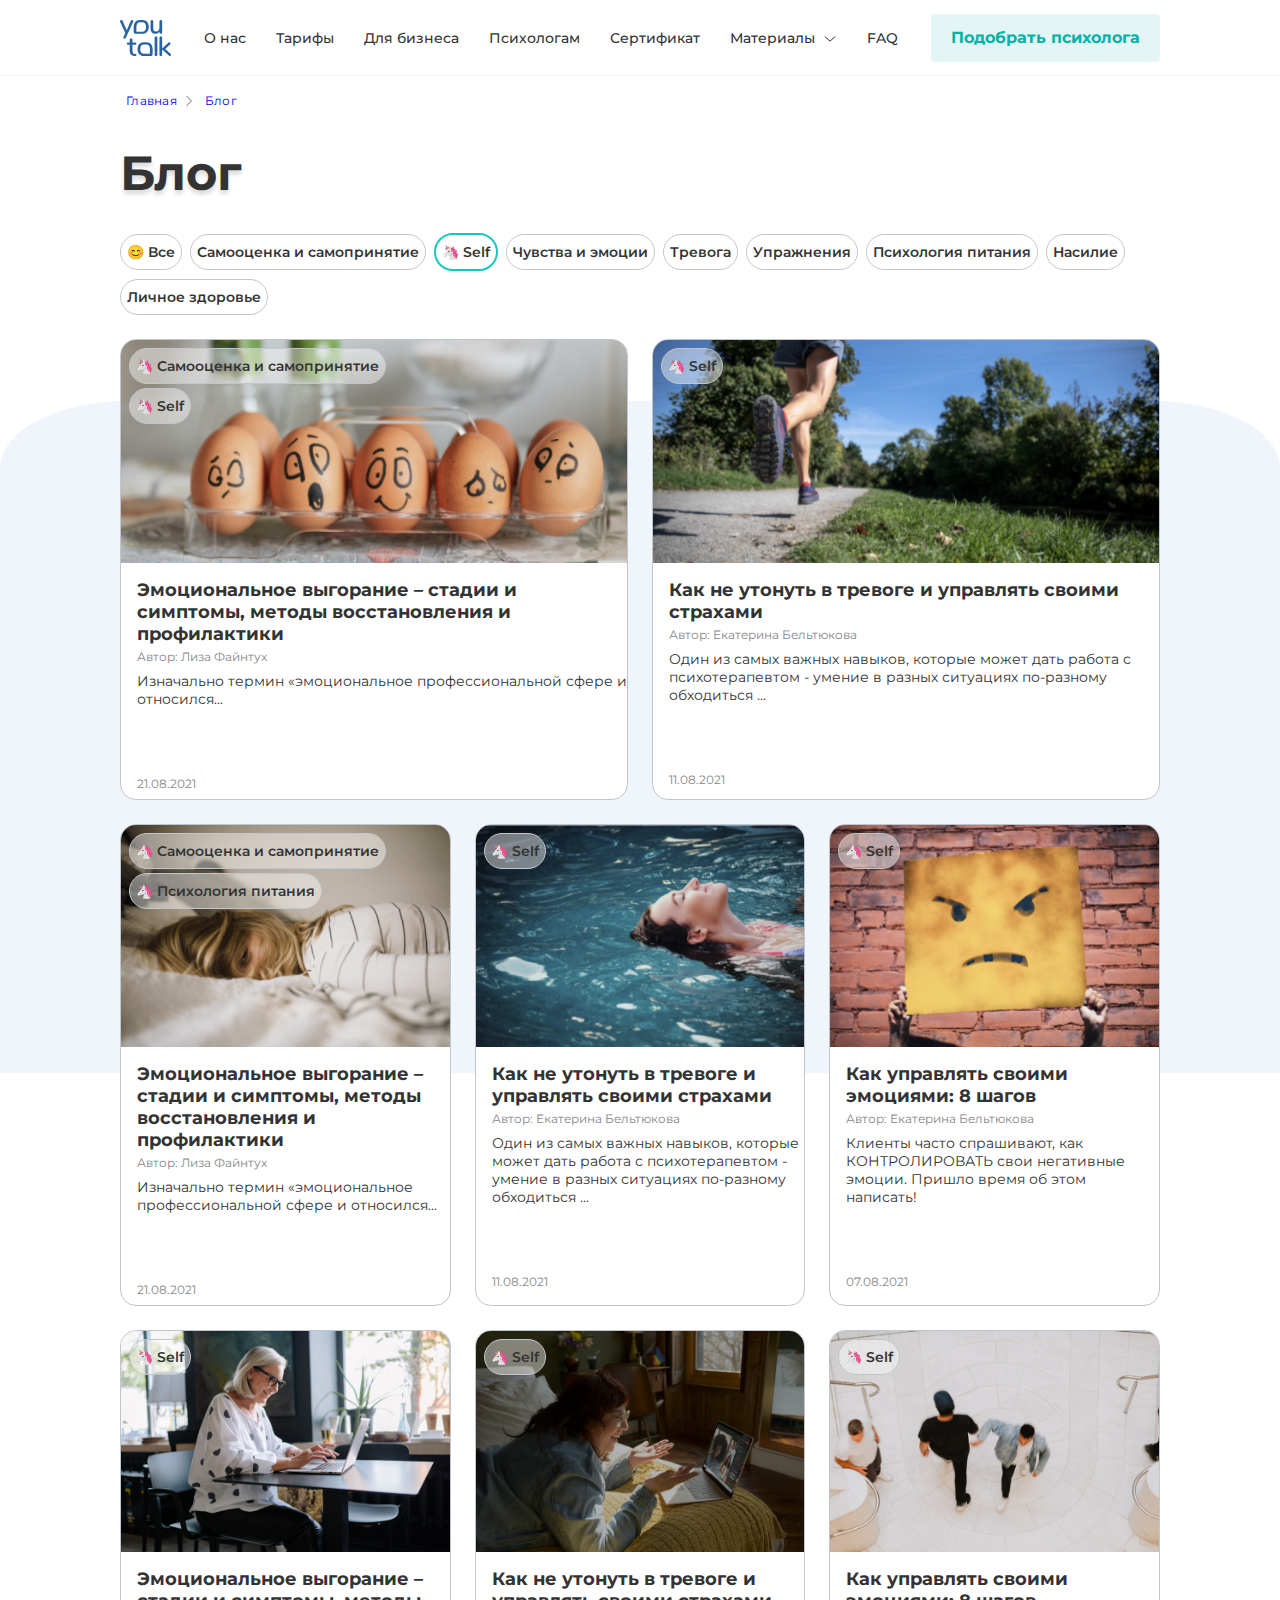
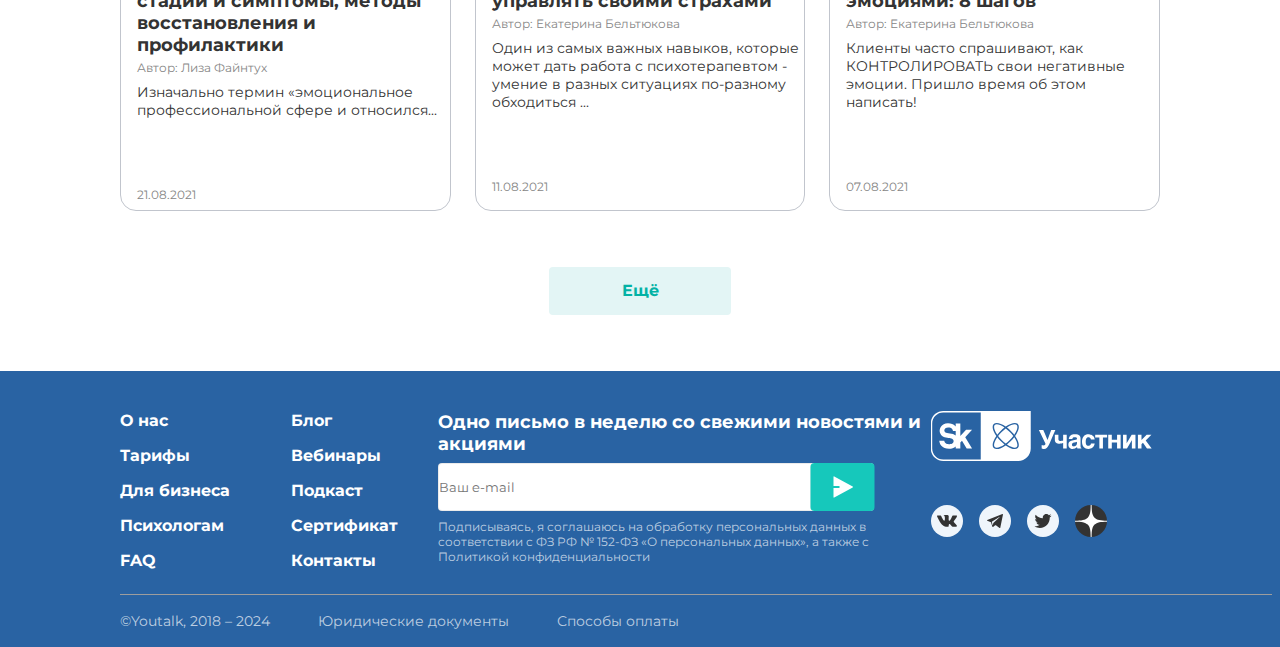
<file: index.html>
<!DOCTYPE html>
<html lang="ru">
    <head>
        <meta charset="UTF-8">
        <meta name="viewport" content="width=device-width, initial-scale=1" />
        <meta content="true" name="HandheldFriendly" />
        <meta content="width" name="MobileOptimized" />
        <meta content="yes" name="apple-mobile-web-app-capable" />
        <link rel="stylesheet" href="stylesheet/style.css" />
        <title>Youtalk - Blog</title>        
    </head>
    <body>
        <header class="header">
            <img class="header__logo" src="images/logo.svg" alt="логотип" />
            <nav class="header__nav">
                <ul class="header__list">
                    <li class="header__item">
                        <a class="header__link" href="#">О нас</a>
                    </li>
                    <li class="header__item">
                        <a class="header__link" href="#">Тарифы</a>
                    </li>
                    <li class="header__item">
                        <a class="header__link" href="#">Для бизнеса</a>
                    </li>
                    <li class="header__item">
                        <a class="header__link" href="#">Психологам</a>
                    </li>
                    <li class="header__item">
                        <a class="header__link" href="#">Сертификат</a>
                    </li>
                    <li class="header__item">
                        <a class="header__link" href="#">Материалы <img class="header__arrow" src="images/arrow_header-nav.svg" alt="список" /></a>
                    </li>
                    <li class="header__item">
                        <a class="header__link" href="#">FAQ</a>
                    </li>
                </ul>
            </nav>
            <button type="button" class="header__button">
                Подобрать психолога
            </button>
            <button type="button" class="header__button_burger-menu">
                <img src="images/burger_btn.svg" alt="меню" />
            </button>                       
        </header>

        <main class="main">
            <ul class="main__breadcrumbs">
                <li class="breadcrumbs__item"><a href="#">Главная</a></li>
                <li class="breadcrumbs__item"><img class="breadcrumbs__item_img" src="images/Arrow_main-nav.svg" /></li>
                <li class="breadcrumbs__item"><a href="#">Блог</a></li>
            </ul>
            <h1 class="main__head">
                Блог
            </h1>
            <ul class="main__menu">
                <li class="main__section-menu-item"><a href="#">&#128522; Все</a></li>
                <li class="main__section-menu-item"><a href="#">Самооценка и самопринятие</a></li>
                <li class="main__section-menu-item"><a href="#">&#129412; Self</a></li>
                <li class="main__section-menu-item"><a href="#">Чувства и эмоции</a></li>
                <li class="main__section-menu-item"><a href="#">Тревога</a></li>
                <li class="main__section-menu-item"><a href="#">Упражнения</a></li>
                <li class="main__section-menu-item"><a href="#">Психология питания</a></li>
                <li class="main__section-menu-item"><a href="#">Насилие</a></li>
                <li class="main__section-menu-item"><a href="#">Личное здоровье</a></li>
            </ul>
            <div class="main__background"></div>
            <section class="section-big-card">
                <article class="blog__article">
                    <a href="#">
                        <img class="blog__article-img" src="images/eggs.png" alt="Article" />
                        <ul class="blog__article-label">
                            <li class="blog__article-item">&#129412; Самооценка и самопринятие</li>
                            <li class="blog__article-item">&#129412; Self</li>
                        </ul>
                        <h2>Эмоциональное выгорание – стадии и симптомы, методы восстановления и профилактики</h2>
                        <p>Автор: Лиза Файнтух</p>
                        <p id="blog__article-text">Изначально термин «эмоциональное профессиональной сфере и относился...</p>
                        <p>21.08.2021</p>
                    </a>
                </article>
                <article class="blog__article">
                    <a href="#">
                        <img class="blog__article-img" src="images/runer.png" alt="Article" />
                        <ul class="blog__article-label">
                            <li class="blog__article-item">&#129412; Self</li>
                        </ul>
                        <h2>Как не утонуть в тревоге и управлять своими страхами</h2>
                        <p>Автор: Екатерина Бельтюкова</p>
                        <p id="blog__article-text">Один из самых важных навыков, которые может дать работа с психотерапевтом - умение в разных ситуациях по-разному обходиться ...</p>
                        <p>11.08.2021</p>
                    </a>
                </article>
            </section>
            <section class="main__blog">
                <article class="blog__article">
                    <a href="#">
                        <img class="blog__article-img" src="images/girl.png" alt="Article" />
                        <ul class="blog__article-label">
                            <li class="blog__article-item">&#129412; Самооценка и самопринятие</li>
                            <li class="blog__article-item">&#129412; Психология питания</li>
                        </ul>
                        <h2>Эмоциональное выгорание – стадии и симптомы, методы восстановления и профилактики</h2>
                        <p>Автор: Лиза Файнтух</p>
                        <p id="blog__article-text">Изначально термин «эмоциональное профессиональной сфере и относился...</p>
                        <p>21.08.2021</p>
                    </a>
                </article>
                <article class="blog__article">
                    <a href="#">
                        <img class="blog__article-img" src="images/swim-girl.png" alt="Article" />
                        <ul class="blog__article-label">
                            <li class="blog__article-item">&#129412; Self</li>                            
                        </ul>
                        <h2>Как не утонуть в тревоге и управлять своими страхами</h2>
                        <p>Автор: Екатерина Бельтюкова</p>
                        <p id="blog__article-text">Один из самых важных навыков, которые может дать работа с психотерапевтом - умение в разных ситуациях по-разному обходиться ...</p>
                        <p>11.08.2021</p>
                    </a>
                </article>
                <article class="blog__article">
                    <a href="#">
                        <img class="blog__article-img" src="images/angry.png" alt="Article" />
                        <ul class="blog__article-label">
                            <li class="blog__article-item">&#129412; Self</li>                            
                        </ul>
                        <h2>Как управлять своими эмоциями: 8 шагов</h2>
                        <p>Автор: Екатерина Бельтюкова</p>
                        <p id="blog__article-text">Клиенты часто спрашивают, как КОНТРОЛИРОВАТЬ свои негативные эмоции. Пришло время об этом написать!</p>
                        <p>07.08.2021</p>
                    </a>
                </article>
                <article class="blog__article">
                    <a href="#">
                        <img class="blog__article-img" src="images/work.png" alt="Article" />
                        <ul class="blog__article-label">
                            <li class="blog__article-item">&#129412; Self</li>                            
                        </ul>
                        <h2>Эмоциональное выгорание – стадии и симптомы, методы восстановления и профилактики</h2>
                        <p>Автор: Лиза Файнтух</p>
                        <p id="blog__article-text">Изначально термин «эмоциональное профессиональной сфере и относился...</p>
                        <p>21.08.2021</p>
                    </a>
                </article>
                <article class="blog__article">
                    <a href="#">
                        <img class="blog__article-img" src="images/call.png" alt="Article" />
                        <ul class="blog__article-label">
                            <li class="blog__article-item">&#129412; Self</li>                            
                        </ul>
                        <h2>Как не утонуть в тревоге и управлять своими страхами</h2>
                        <p>Автор: Екатерина Бельтюкова</p>
                        <p id="blog__article-text">Один из самых важных навыков, которые может дать работа с психотерапевтом - умение в разных ситуациях по-разному обходиться ...</p>
                        <p>11.08.2021</p>
                    </a>
                </article>
                <article class="blog__article">
                    <a href="#">
                        <img class="blog__article-img" src="images/walk.png" alt="Article" />
                        <ul class="blog__article-label">
                            <li class="blog__article-item">&#129412; Self</li>                            
                        </ul>
                        <h2>Как управлять своими эмоциями: 8 шагов</h2>
                        <p>Автор: Екатерина Бельтюкова</p>
                        <p id="blog__article-text">Клиенты часто спрашивают, как КОНТРОЛИРОВАТЬ свои негативные эмоции. Пришло время об этом написать!</p>
                        <p>07.08.2021</p>
                    </a>
                </article>
            </section>
            <button type="button" class="main__button">
                Ещё
            </button>
        </main>

        <footer class="footer">
            <ul class="footer__list">
                <li class="footer__list-item"><a href="#">О нас</a></li>
                <li class="footer__list-item"><a href="#">Блог</a></li>
                <li class="footer__list-item"><a href="#">Тарифы</a></li>
                <li class="footer__list-item"><a href="#">Вебинары</a></li>
                <li class="footer__list-item"><a href="#">Для бизнеса</a></li>
                <li class="footer__list-item"><a href="#">Подкаст</a></li>
                <li class="footer__list-item"><a href="#">Психологам</a></li>
                <li class="footer__list-item"><a href="#">Сертификат</a></li>
                <li class="footer__list-item"><a href="#">FAQ</a></li>                    
                <li class="footer__list-item"><a href="#">Контакты</a></li>
            </ul>
            <form class="footer__subscribe-form">
                <h2 class="footer__subscribe-head">Одно письмо в неделю со свежими новостями и акциями</h2>
                <div class="footer__form">
                    <input class="footer__input-email" type="email" placeholder="Ваш e-mail" />
                    <button type="button" class="footer__subscribe-btn">
                        <img src="images/footer-btn.svg" alt="подписаться" />
                    </button>
                </div>
                <p class="footer__form-policy">
                    Подписываясь, я соглашаюсь на обработку персональных данных в соответствии с ФЗ РФ № 152-ФЗ «О персональных данных», а также с Политикой конфиденциальности
                </p>
            </form>
            <div class="footer__social">
                <div class="footer__sk-img">
                    <a class="footer__sk-img__link" href="https://sk.ru/" target="_blank"><img src="images/sk.svg" alt="участник Sk"></a>                    
                </div>
                <ul class="footer__social__list">
                    <li>
                        <a class="footer__social__link" href="https://vk.com/" target="_blank"><img src="images/vk.svg" alt="ВКонтакте"></a>
                    </li>
                    <li>
                        <a class="footer__social__link" href="https://web.telegram.org/" target="_blank"><img src="images/tg.svg" alt="Telegram"></a>
                    </li>
                    <li>
                        <a class="footer__social__link" href="https://twitter.com/" target="_blank"><img src="images/x.svg" alt="X"></a>
                    </li>
                    <li>
                        <a class="footer__social__link" href="https://dzen.ru/" target="_blank"><img src="images/dzen.svg" alt="Дзен"></a>
                    </li>
                </ul>
            </div>
            <ul class="footer__copyright-list">
                <li class="footer__copyright-item">&#169;Youtalk, 2018 – 2024</li>
                <li class="footer__copyright-item"><a href="#">Юридические документы</a></li>
                <li class="footer__copyright-item"><a href="#">Способы оплаты</a></li>
            </ul>
        </footer>
    </body>
</html>
</file>
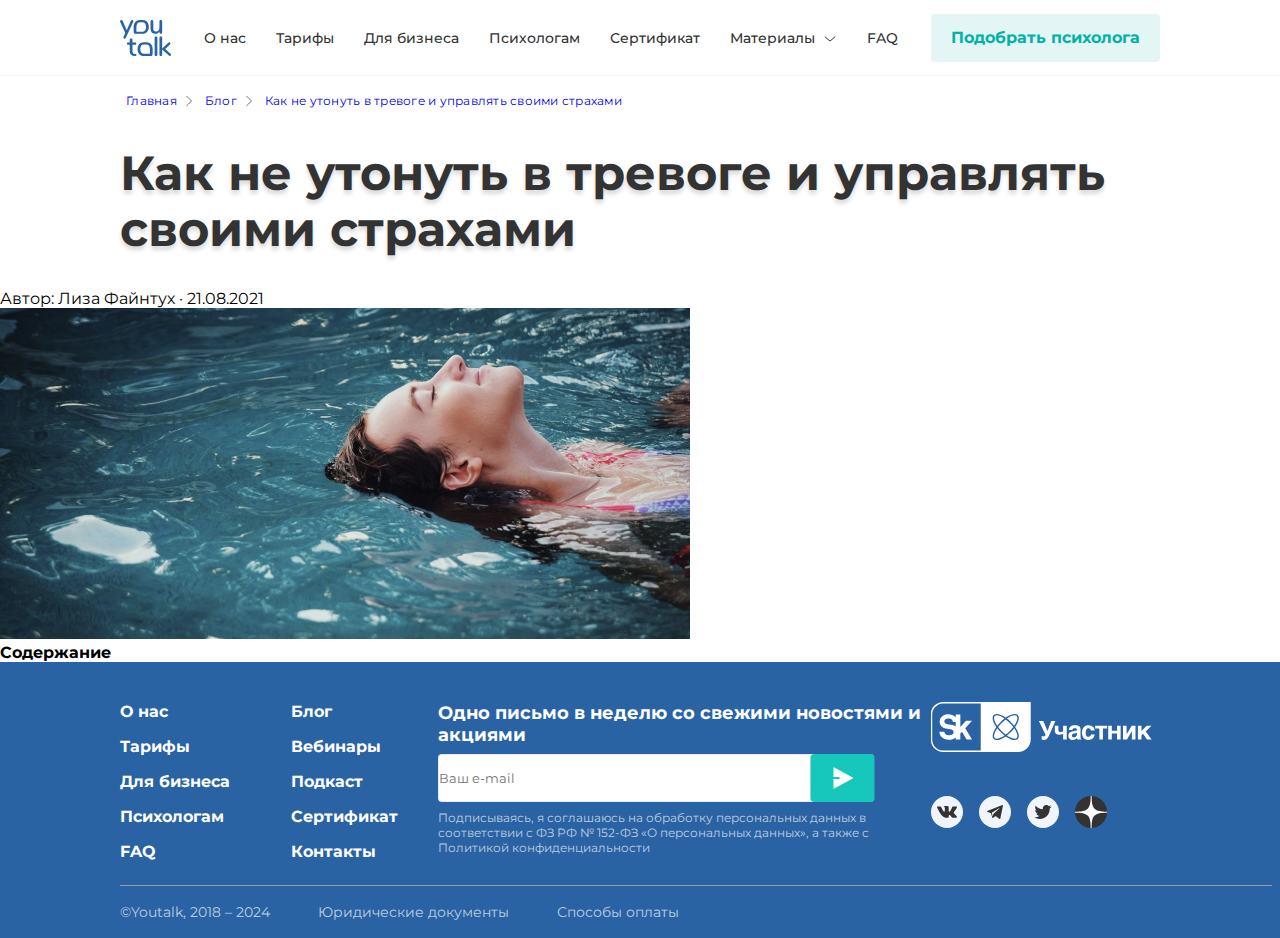
<file: article.html>
<!DOCTYPE html>
<html lang="ru">
    <head>
        <meta charset="UTF-8">
        <meta name="viewport" content="width=device-width, initial-scale=1" />
        <meta content="true" name="HandheldFriendly" />
        <meta content="width" name="MobileOptimized" />
        <meta content="yes" name="apple-mobile-web-app-capable" />
        <link rel="stylesheet" href="stylesheet/style.css" />
        <title>Youtalk - Article</title>        
    </head>
    <body>
        <header class="header">
            <img class="header__logo" src="images/logo.svg" alt="логотип" />
            <nav class="header__nav">
                <ul class="header__list">
                    <li class="header__item">
                        <a class="header__link" href="#">О нас</a>
                    </li>
                    <li class="header__item">
                        <a class="header__link" href="#">Тарифы</a>
                    </li>
                    <li class="header__item">
                        <a class="header__link" href="#">Для бизнеса</a>
                    </li>
                    <li class="header__item">
                        <a class="header__link" href="#">Психологам</a>
                    </li>
                    <li class="header__item">
                        <a class="header__link" href="#">Сертификат</a>
                    </li>
                    <li class="header__item">
                        <a class="header__link" href="#">Материалы <img class="header__arrow" src="images/arrow_header-nav.svg" alt="список" /></a>
                    </li>
                    <li class="header__item">
                        <a class="header__link" href="#">FAQ</a>
                    </li>
                </ul>
            </nav>
            <button type="button" class="header__button">
                Подобрать психолога
            </button>
            <button type="button" class="header__button_burger-menu">
                <img src="images/burger_btn.svg" alt="меню" />
            </button>                       
        </header>
        <main>
            <ul class="main__breadcrumbs">
                <li class="breadcrumbs__item"><a href="#">Главная</a></li>
                <li class="breadcrumbs__item"><img class="breadcrumbs__item_img" src="images/Arrow_main-nav.svg" /></li>
                <li class="breadcrumbs__item"><a href="#">Блог</a></li>
                <li class="breadcrumbs__item"><img class="breadcrumbs__item_img" src="images/Arrow_main-nav.svg" /></li>
                <li class="breadcrumbs__item"><a href="#">Как не утонуть в тревоге и управлять своими страхами</a></li>
            </ul>
            <h1 class="main__head">
                Как не утонуть в тревоге и управлять своими страхами
            </h1>
            <p>Автор: Лиза Файнтух &middot; 21.08.2021</p>
            <img src="images/swim-girl-690.png" alt="photo" />
            <h4 class="main__article-contents">Содержание</h4>
            <ul class="main__article__list">
                <li class="article__list-item"><a href="#"></a></li>
                <li class="article__list-item"><a href="#"></a></li>
                <li class="article__list-item"><a href="#"></a></li>
                <li class="article__list-item"><a href="#"></a></li>                
            </ul>
        </main>
        <footer class="footer">
            <ul class="footer__list">
                <li class="footer__list-item"><a href="#">О нас</a></li>
                <li class="footer__list-item"><a href="#">Блог</a></li>
                <li class="footer__list-item"><a href="#">Тарифы</a></li>
                <li class="footer__list-item"><a href="#">Вебинары</a></li>
                <li class="footer__list-item"><a href="#">Для бизнеса</a></li>
                <li class="footer__list-item"><a href="#">Подкаст</a></li>
                <li class="footer__list-item"><a href="#">Психологам</a></li>
                <li class="footer__list-item"><a href="#">Сертификат</a></li>
                <li class="footer__list-item"><a href="#">FAQ</a></li>                    
                <li class="footer__list-item"><a href="#">Контакты</a></li>
            </ul>
            <form class="footer__subscribe-form">
                <h2 class="footer__subscribe-head">Одно письмо в неделю со свежими новостями и акциями</h2>
                <div class="footer__form">
                    <input class="footer__input-email" type="email" placeholder="Ваш e-mail" />
                    <button type="button" class="footer__subscribe-btn">
                        <img src="images/footer-btn.svg" alt="подписаться" />
                    </button>
                </div>
                <p class="footer__form-policy">
                    Подписываясь, я соглашаюсь на обработку персональных данных в соответствии с ФЗ РФ № 152-ФЗ «О персональных данных», а также с Политикой конфиденциальности
                </p>
            </form>
            <div class="footer__social">
                <div class="footer__sk-img">
                    <a class="footer__sk-img__link" href="https://sk.ru/" target="_blank"><img src="images/sk.svg" alt="участник Sk"></a>                    
                </div>
                <ul class="footer__social__list">
                    <li>
                        <a class="footer__social__link" href="https://vk.com/" target="_blank"><img src="images/vk.svg" alt="ВКонтакте"></a>
                    </li>
                    <li>
                        <a class="footer__social__link" href="https://web.telegram.org/" target="_blank"><img src="images/tg.svg" alt="Telegram"></a>
                    </li>
                    <li>
                        <a class="footer__social__link" href="https://twitter.com/" target="_blank"><img src="images/x.svg" alt="X"></a>
                    </li>
                    <li>
                        <a class="footer__social__link" href="https://dzen.ru/" target="_blank"><img src="images/dzen.svg" alt="Дзен"></a>
                    </li>
                </ul>
            </div>
            <ul class="footer__copyright-list">
                <li class="footer__copyright-item">&#169;Youtalk, 2018 – 2024</li>
                <li class="footer__copyright-item"><a href="#">Юридические документы</a></li>
                <li class="footer__copyright-item"><a href="#">Способы оплаты</a></li>
            </ul>
        </footer>
    </body>
</html>
</file>
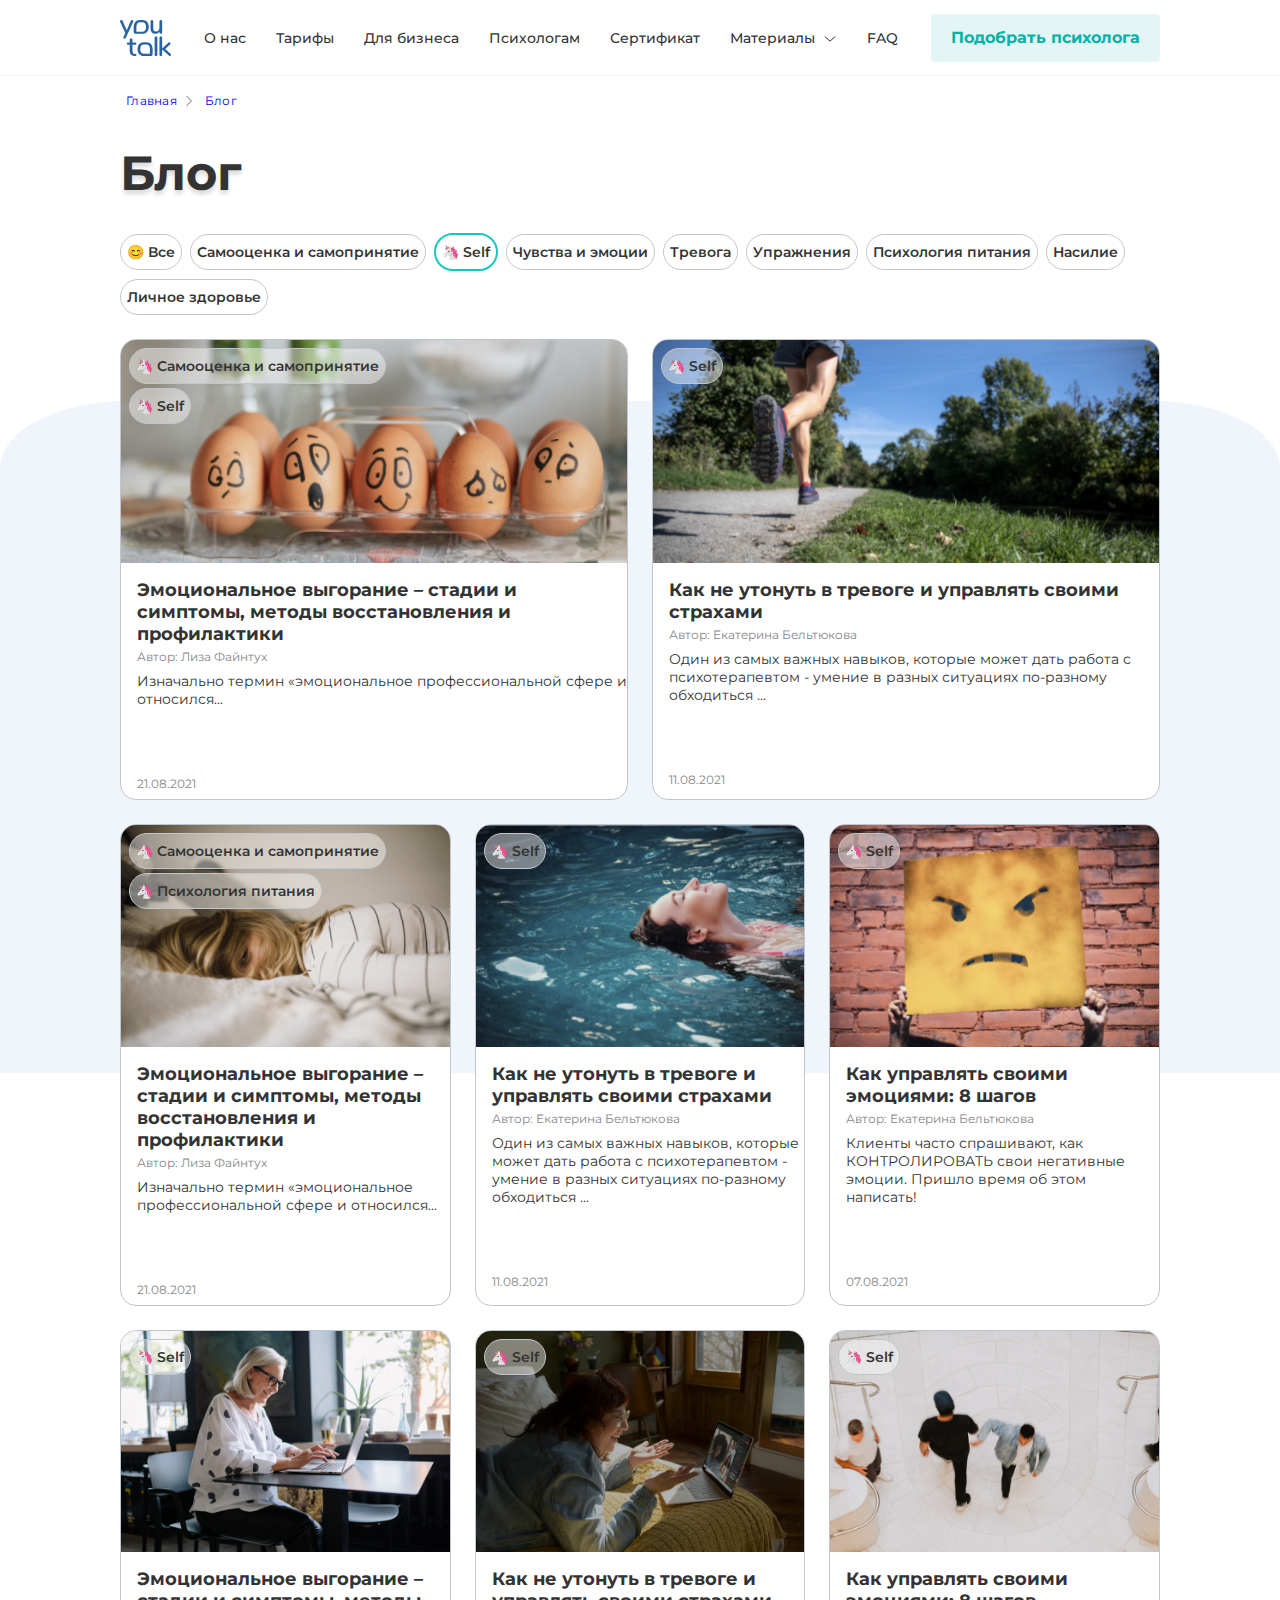
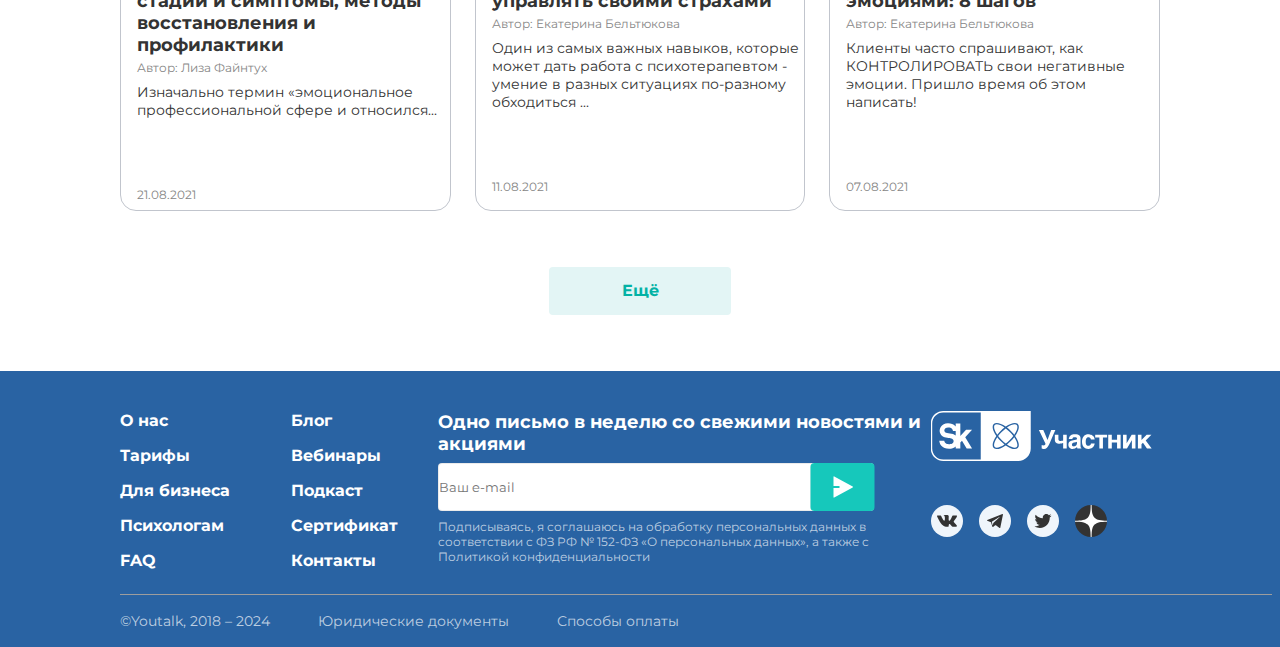
<file: blog.html>
<!DOCTYPE html>
<html lang="ru">
    <head>
        <meta charset="UTF-8">
        <meta name="viewport" content="width=device-width, initial-scale=1" />
        <meta content="true" name="HandheldFriendly" />
        <meta content="width" name="MobileOptimized" />
        <meta content="yes" name="apple-mobile-web-app-capable" />
        <link rel="stylesheet" href="stylesheet/style.css" />
        <title>Youtalk - Blog</title>        
    </head>
    <body>
        <header class="header">
            <img class="header__logo" src="images/logo.svg" alt="логотип" />
            <nav class="header__nav">
                <ul class="header__list">
                    <li class="header__item">
                        <a class="header__link" href="#">О нас</a>
                    </li>
                    <li class="header__item">
                        <a class="header__link" href="#">Тарифы</a>
                    </li>
                    <li class="header__item">
                        <a class="header__link" href="#">Для бизнеса</a>
                    </li>
                    <li class="header__item">
                        <a class="header__link" href="#">Психологам</a>
                    </li>
                    <li class="header__item">
                        <a class="header__link" href="#">Сертификат</a>
                    </li>
                    <li class="header__item">
                        <a class="header__link" href="#">Материалы <img class="header__arrow" src="images/arrow_header-nav.svg" alt="список" /></a>
                    </li>
                    <li class="header__item">
                        <a class="header__link" href="#">FAQ</a>
                    </li>
                </ul>
            </nav>
            <button type="button" class="header__button">
                Подобрать психолога
            </button>
            <button type="button" class="header__button_burger-menu">
                <img src="images/burger_btn.svg" alt="меню" />
            </button>                       
        </header>

        <main class="main">
            <ul class="main__breadcrumbs">
                <li class="breadcrumbs__item"><a href="#">Главная</a></li>
                <li class="breadcrumbs__item"><img class="breadcrumbs__item_img" src="images/Arrow_main-nav.svg" /></li>
                <li class="breadcrumbs__item"><a href="#">Блог</a></li>
            </ul>
            <h1 class="main__head">
                Блог
            </h1>
            <ul class="main__menu">
                <li class="main__section-menu-item"><a href="#">&#128522; Все</a></li>
                <li class="main__section-menu-item"><a href="#">Самооценка и самопринятие</a></li>
                <li class="main__section-menu-item"><a href="#">&#129412; Self</a></li>
                <li class="main__section-menu-item"><a href="#">Чувства и эмоции</a></li>
                <li class="main__section-menu-item"><a href="#">Тревога</a></li>
                <li class="main__section-menu-item"><a href="#">Упражнения</a></li>
                <li class="main__section-menu-item"><a href="#">Психология питания</a></li>
                <li class="main__section-menu-item"><a href="#">Насилие</a></li>
                <li class="main__section-menu-item"><a href="#">Личное здоровье</a></li>
            </ul>
            <div class="main__background"></div>
            <section class="section-big-card">
                <article class="blog__article">
                    <a href="#">
                        <img class="blog__article-img" src="images/eggs.png" alt="Article" />
                        <ul class="blog__article-label">
                            <li class="blog__article-item">&#129412; Самооценка и самопринятие</li>
                            <li class="blog__article-item">&#129412; Self</li>
                        </ul>
                        <h2>Эмоциональное выгорание – стадии и симптомы, методы восстановления и профилактики</h2>
                        <p>Автор: Лиза Файнтух</p>
                        <p id="blog__article-text">Изначально термин «эмоциональное профессиональной сфере и относился...</p>
                        <p>21.08.2021</p>
                    </a>
                </article>
                <article class="blog__article">
                    <a href="#">
                        <img class="blog__article-img" src="images/runer.png" alt="Article" />
                        <ul class="blog__article-label">
                            <li class="blog__article-item">&#129412; Self</li>
                        </ul>
                        <h2>Как не утонуть в тревоге и управлять своими страхами</h2>
                        <p>Автор: Екатерина Бельтюкова</p>
                        <p id="blog__article-text">Один из самых важных навыков, которые может дать работа с психотерапевтом - умение в разных ситуациях по-разному обходиться ...</p>
                        <p>11.08.2021</p>
                    </a>
                </article>
            </section>
            <section class="main__blog">
                <article class="blog__article">
                    <a href="#">
                        <img class="blog__article-img" src="images/girl.png" alt="Article" />
                        <ul class="blog__article-label">
                            <li class="blog__article-item">&#129412; Самооценка и самопринятие</li>
                            <li class="blog__article-item">&#129412; Психология питания</li>
                        </ul>
                        <h2>Эмоциональное выгорание – стадии и симптомы, методы восстановления и профилактики</h2>
                        <p>Автор: Лиза Файнтух</p>
                        <p id="blog__article-text">Изначально термин «эмоциональное профессиональной сфере и относился...</p>
                        <p>21.08.2021</p>
                    </a>
                </article>
                <article class="blog__article">
                    <a href="#">
                        <img class="blog__article-img" src="images/swim-girl.png" alt="Article" />
                        <ul class="blog__article-label">
                            <li class="blog__article-item">&#129412; Self</li>                            
                        </ul>
                        <h2>Как не утонуть в тревоге и управлять своими страхами</h2>
                        <p>Автор: Екатерина Бельтюкова</p>
                        <p id="blog__article-text">Один из самых важных навыков, которые может дать работа с психотерапевтом - умение в разных ситуациях по-разному обходиться ...</p>
                        <p>11.08.2021</p>
                    </a>
                </article>
                <article class="blog__article">
                    <a href="#">
                        <img class="blog__article-img" src="images/angry.png" alt="Article" />
                        <ul class="blog__article-label">
                            <li class="blog__article-item">&#129412; Self</li>                            
                        </ul>
                        <h2>Как управлять своими эмоциями: 8 шагов</h2>
                        <p>Автор: Екатерина Бельтюкова</p>
                        <p id="blog__article-text">Клиенты часто спрашивают, как КОНТРОЛИРОВАТЬ свои негативные эмоции. Пришло время об этом написать!</p>
                        <p>07.08.2021</p>
                    </a>
                </article>
                <article class="blog__article">
                    <a href="#">
                        <img class="blog__article-img" src="images/work.png" alt="Article" />
                        <ul class="blog__article-label">
                            <li class="blog__article-item">&#129412; Self</li>                            
                        </ul>
                        <h2>Эмоциональное выгорание – стадии и симптомы, методы восстановления и профилактики</h2>
                        <p>Автор: Лиза Файнтух</p>
                        <p id="blog__article-text">Изначально термин «эмоциональное профессиональной сфере и относился...</p>
                        <p>21.08.2021</p>
                    </a>
                </article>
                <article class="blog__article">
                    <a href="#">
                        <img class="blog__article-img" src="images/call.png" alt="Article" />
                        <ul class="blog__article-label">
                            <li class="blog__article-item">&#129412; Self</li>                            
                        </ul>
                        <h2>Как не утонуть в тревоге и управлять своими страхами</h2>
                        <p>Автор: Екатерина Бельтюкова</p>
                        <p id="blog__article-text">Один из самых важных навыков, которые может дать работа с психотерапевтом - умение в разных ситуациях по-разному обходиться ...</p>
                        <p>11.08.2021</p>
                    </a>
                </article>
                <article class="blog__article">
                    <a href="#">
                        <img class="blog__article-img" src="images/walk.png" alt="Article" />
                        <ul class="blog__article-label">
                            <li class="blog__article-item">&#129412; Self</li>                            
                        </ul>
                        <h2>Как управлять своими эмоциями: 8 шагов</h2>
                        <p>Автор: Екатерина Бельтюкова</p>
                        <p id="blog__article-text">Клиенты часто спрашивают, как КОНТРОЛИРОВАТЬ свои негативные эмоции. Пришло время об этом написать!</p>
                        <p>07.08.2021</p>
                    </a>
                </article>
            </section>
            <button type="button" class="main__button">
                Ещё
            </button>
        </main>

        <footer class="footer">
            <ul class="footer__list">
                <li class="footer__list-item"><a href="#">О нас</a></li>
                <li class="footer__list-item"><a href="#">Блог</a></li>
                <li class="footer__list-item"><a href="#">Тарифы</a></li>
                <li class="footer__list-item"><a href="#">Вебинары</a></li>
                <li class="footer__list-item"><a href="#">Для бизнеса</a></li>
                <li class="footer__list-item"><a href="#">Подкаст</a></li>
                <li class="footer__list-item"><a href="#">Психологам</a></li>
                <li class="footer__list-item"><a href="#">Сертификат</a></li>
                <li class="footer__list-item"><a href="#">FAQ</a></li>                    
                <li class="footer__list-item"><a href="#">Контакты</a></li>
            </ul>
            <form class="footer__subscribe-form">
                <h2 class="footer__subscribe-head">Одно письмо в неделю со свежими новостями и акциями</h2>
                <div class="footer__form">
                    <input class="footer__input-email" type="email" placeholder="Ваш e-mail" />
                    <button type="button" class="footer__subscribe-btn">
                        <img src="images/footer-btn.svg" alt="подписаться" />
                    </button>
                </div>
                <p class="footer__form-policy">
                    Подписываясь, я соглашаюсь на обработку персональных данных в соответствии с ФЗ РФ № 152-ФЗ «О персональных данных», а также с Политикой конфиденциальности
                </p>
            </form>
            <div class="footer__social">
                <div class="footer__sk-img">
                    <a class="footer__sk-img__link" href="https://sk.ru/" target="_blank"><img src="images/sk.svg" alt="участник Sk"></a>                    
                </div>
                <ul class="footer__social__list">
                    <li>
                        <a class="footer__social__link" href="https://vk.com/" target="_blank"><img src="images/vk.svg" alt="ВКонтакте"></a>
                    </li>
                    <li>
                        <a class="footer__social__link" href="https://web.telegram.org/" target="_blank"><img src="images/tg.svg" alt="Telegram"></a>
                    </li>
                    <li>
                        <a class="footer__social__link" href="https://twitter.com/" target="_blank"><img src="images/x.svg" alt="X"></a>
                    </li>
                    <li>
                        <a class="footer__social__link" href="https://dzen.ru/" target="_blank"><img src="images/dzen.svg" alt="Дзен"></a>
                    </li>
                </ul>
            </div>
            <ul class="footer__copyright-list">
                <li class="footer__copyright-item">&#169;Youtalk, 2018 – 2024</li>
                <li class="footer__copyright-item"><a href="#">Юридические документы</a></li>
                <li class="footer__copyright-item"><a href="#">Способы оплаты</a></li>
            </ul>
        </footer>
    </body>
</html>
</file>
<file: stylesheet/style.css>
@import url('https://fonts.googleapis.com/css2?family=Montserrat:ital,wght@0,100..900;1,100..900&display=swap');

/* общие стили */
* {
    box-sizing: border-box;
    font-family: "Montserrat", sans-serif;
    margin: 0;
    padding: 0;
    text-decoration: none;
    list-style: none;     
}
a,
button {
    cursor: pointer;
}

/* Desktop-first */

/* Брейкпоинты по макету: 
min-width: 1024 - десктоп 
415-1023 - планшет (burger-btn)
max-width: 414 - смартфон (burger-btn, scroll) */

/* Header */
.header {
    display: flex;
    align-items: center;
    justify-content: space-between;    
    border-bottom: 1px solid #EFF5FB;
    height: 76px;
}
.header__logo {
    margin: 20px 0px 20px 120px;
}
.header__list {
    display: flex;
    gap: 30px;    
    align-items: center;    
}
.header__item {      
    display: flex;
}
.header__link {
    display: flex;           
    font-size: 14px;
    font-weight: 500;
    color: #333333;
}
.header__arrow {
    margin-left: 8px;
    margin-top: 2px;
}
.header__button {        
    min-width: 200px;
    height: 48px;
    padding: 14px 20px;    
    border-style: none;
    border-radius: 4px;
    color: #03B2A5;
    background-color: #E3F5F5;
    font-size: 16px;
    font-weight: 700;
    margin: 14px 120px 14px 0;
}
.header__button:hover {
    background-color: #03B2A5;
    color: #E3F5F5;
}
.header__button_burger-menu {
    border-style: none;
    background-color: #FFFFFF;
    margin: 16px 24px;
}

@media screen and (min-width: 1024px) {
    .header__button_burger-menu {
        display: none;
    }    
}
@media screen and (max-width: 1023px) {
    .header__nav {
        display: none;
    }
    .header__button {
        display: none;
    }
    .header__logo {
        margin: 20px auto 20px 20px;
    }     
}

/* Main */
.main__breadcrumbs {
    display: flex;
    flex-direction: row;
    margin-top: 16px;
    margin-left: 126px;
}
.breadcrumbs__item {
    color: #333333;
    text-align: center;
    font-size: 12px;    
    font-weight: 400;
    line-height: 18px;
    letter-spacing: 0.25px;
}
.breadcrumbs__item_img {
    margin: 1px 8px 1px 4px;    
}
.main__head {
    font-size: 48px;
    font-weight: 700;
    line-height: 56px;
    color: #333333;
    text-shadow: #00000025 0 4px 4px;
    margin: 30px auto 32px 120px;    
}
.main__menu {
    display: flex;
    flex-wrap: wrap;    
    align-items: center;
    margin: 0 120px 24px 120px;
    gap: 8px;    
}
.main__section-menu-item {
    font-size: 14px;
    font-weight: 600;    
    gap: 4px;
    padding: 8px 6px;
    border: 1.5px solid #C1C5CD;
    border-radius: 24px;    
}
.main__section-menu-item a {
    color: #333333;
}
.main__section-menu-item:nth-child(3) {
    border: 2px solid #16C8BB;
}
.blog__article {    
    position: relative;
}
.blog__article-label {
    position: absolute;
    z-index: 1;
    top: 8px;
    left: 8px;
    display: flex;
    flex-direction: column;
    gap: 4px;
}
.blog__article-item {
    background: #ffffff70;
    color: #333333;
    font-size: 14px;
    font-weight: 600;    
    padding: 8px 6px;
    border: 1.5px solid #C1C5CD;
    border-radius: 24px;
    display: flex;
    flex-direction: column;
    width: fit-content;
}
.blog__article h2 {
    font-size: 18px;
    font-weight: 700;    
    color: #333333;
    margin-left: 16px;
    margin-top: 16px;
}
.blog__article p {
    font-size: 12px;
    font-weight: 400;
    color: #868686;
    margin-left: 16px;
    margin-top: 4px;
    margin-bottom: 8px;
}
#blog__article-text {
    font-size: 14px;
    color: #333333;
    margin-bottom: 68px;
}
.main__background {
    position: absolute;
    z-index: -1;
    width: 100%;
    background-color: #EFF5FB;
    height: 672px;
    top: 401px;
    border-radius: 10% 10% 0 0;
}
.section-big-card {
    display: grid;
    grid-template-columns: repeat(auto-fit, minmax(300px, 1fr));
    grid-gap: 24px;
    margin: 0 120px 24px 120px;
    max-width: 1200px;
}
.main__blog {
    display: grid;
    grid-template-columns: repeat(auto-fit, minmax(300px, 1fr));
    grid-gap: 24px;
    margin: 0 120px;
    max-width: 1200px;
}
.blog__article {
    background-color: #FFFFFF;
    border: 1.5px solid #C1C5CD;
    border-radius: 16px;
    overflow: hidden;
}  
.blog__article-img {
    display: block;
    max-width: 100%;
    height: auto;
}
.main__button {
    width: 182px;
    height: 48px;
    padding: 14px 20px;    
    border-style: none;
    border-radius: 4px;
    color: #03B2A5;
    background-color: #E3F5F5;
    font-size: 16px;
    font-weight: 700;
    margin: 56px auto;
    display: flex;
    justify-content: center;
}
.main__button:hover {
    background-color: #03B2A5;
    color: #E3F5F5;
}

@media screen and (max-width: 414px) {
    .main__menu {
        display: flex;
        flex-wrap: nowrap;
        overflow: scroll;
        margin: 24px 26px 16px 20px;
    }
    .main__background {
        display: none;
    }
    .main__blog,
    .section-big-card {
        margin: 16px auto;
        width: 374px;
    }
    .main__head,
    .main__breadcrumbs {
        margin-left: 20px;
    }       
}
@media screen and (min-width: 1441px) {
    .main {
        display: flex;
        align-items: center;
        flex-direction: column;
    } 
    .main__head,
    .main__breadcrumbs {
        width: 1200px;
        margin: 30px auto;
    }   
} 

/* @media screen and (min-width: 1024px) {
    .main__blog {
      grid-template-columns: repeat(2, minmax(250px, 1fr));
      grid-template-rows: repeat(3, 1fr);
    }
}
@media screen and (min-width: 415px) and (max-width: 1023px) {
    .main__blog {
      grid-template-columns: repeat(auto-fit, minmax(250px, 1fr));
    }
}  
*/

/* Footer */
.footer {
    background-color: #2963A3;
    color: #FFFFFF;    
    display: grid;
    grid-template:
        ". nav . subscribe . social . ." auto        
        ". copyright copyright copyright copyright copyright copyright ." auto 
        / 120px minmax(288px, 310px) auto minmax(288px, 486px) auto 221px 120px;   
}
.footer__list {
    grid-area: nav;
}
.footer__subscribe-form {
    grid-area: subscribe;
}
.footer__social {
    grid-area: social;
}
.footer__copyright-list {
    grid-area: copyright;
}
.footer__list {
    display: grid;
    grid-template-columns: repeat(2, 50%);    
    gap: 16px;
    column-gap: minmax(71px, 93px);
    margin-top: 40px;
    margin-bottom: 24px;
    width: 310px;     
    font-size: 16px;
    font-weight: 700;
}
.footer__list-item a {
    color: #FFFFFF;    
}
.footer__subscribe-head {
    font-size: 18px;
    font-weight: 700;
}
.footer__form-policy {
    font-size: 12px;
    font-weight: 400;
    color: #FFFFFFb3;
}
.footer__input-email {
    width: 384px;
    height: 48px;
    border: 1px solid #9d9d9d33;
    border-radius: 4px;
}
.footer__subscribe-form {
    margin-top: 40px;
    margin-bottom: 24px;
}
.footer__subscribe-btn {
    width: 64px;
    height: 48px;
    border-style: none;
    border-radius: 4px;
    margin-left: -12px;
}
.footer__form {
    display: flex;
    flex-direction: row;
    margin: 8px 0;
}
.footer__social {
    display: flex;
    flex-direction: column;
    width: 221px;
    height: 122px;
    margin-top: 40px;
}
.footer__social__list {
    display: inline-flex;
    gap: 16px;
    margin-top: 40px;
}
.footer__copyright-list {
    display: flex;
    color: #FFFFFFb3;
    font-size: 14px;
    font-weight: 400;
    gap: 48px;
    padding: 17px 0;
    border-top: 1px solid #9D9D9D;
}
.footer__copyright-item a {
    color: #FFFFFFb3;
}
.footer__copyright-item a:hover {
    text-decoration-line: underline;
}

/* @media screen and (min-width: 1024px) {
    .main__blog {
      grid-template-columns: repeat(2, minmax(250px, 1fr));
      grid-template-rows: repeat(3, 1fr);
    }
}
@media screen and (min-width: 415px) and (max-width: 1023px) {
    .main__blog {
      grid-template-columns: repeat(auto-fit, minmax(250px, 1fr));
    }
} */  
@media screen and (max-width: 414px) {
    .footer {
      display: grid;
      grid-template: 
        "nav"       auto
        "subscribe" auto
        "social"    auto            
        "copyright" auto 
        / 375px;                
    }
    .footer__subscribe-form,
    .footer__social,
    .footer__copyright-list {
        margin: 0 20px 0 19px;
    }
    .footer__social__list,
    .footer__sk-img {
        margin-top: 20px;
    }
    .footer__copyright-list {
        flex-direction: column;
        gap: 20px;
        margin-top: 20px;
    }
    .footer__list {
        display: grid;
        grid-template-columns: repeat(2, 50%);    
        gap: 16px;        
        margin: 35px 20px 23px 19px;             
    }
}
@media (min-width: 415px) and (max-width: 768px) {
    .main {
        display: flex;
        flex-direction: column;
    }
    .footer {
        display: grid;
        grid-template:
        "nav subscribe"         auto
        "social social"         auto
        "copyright copyright"   auto 
        / minmax(375px, 728px) minmax(375px, 728px); 
        padding: 20px;                                      
    }    
}
</file>
